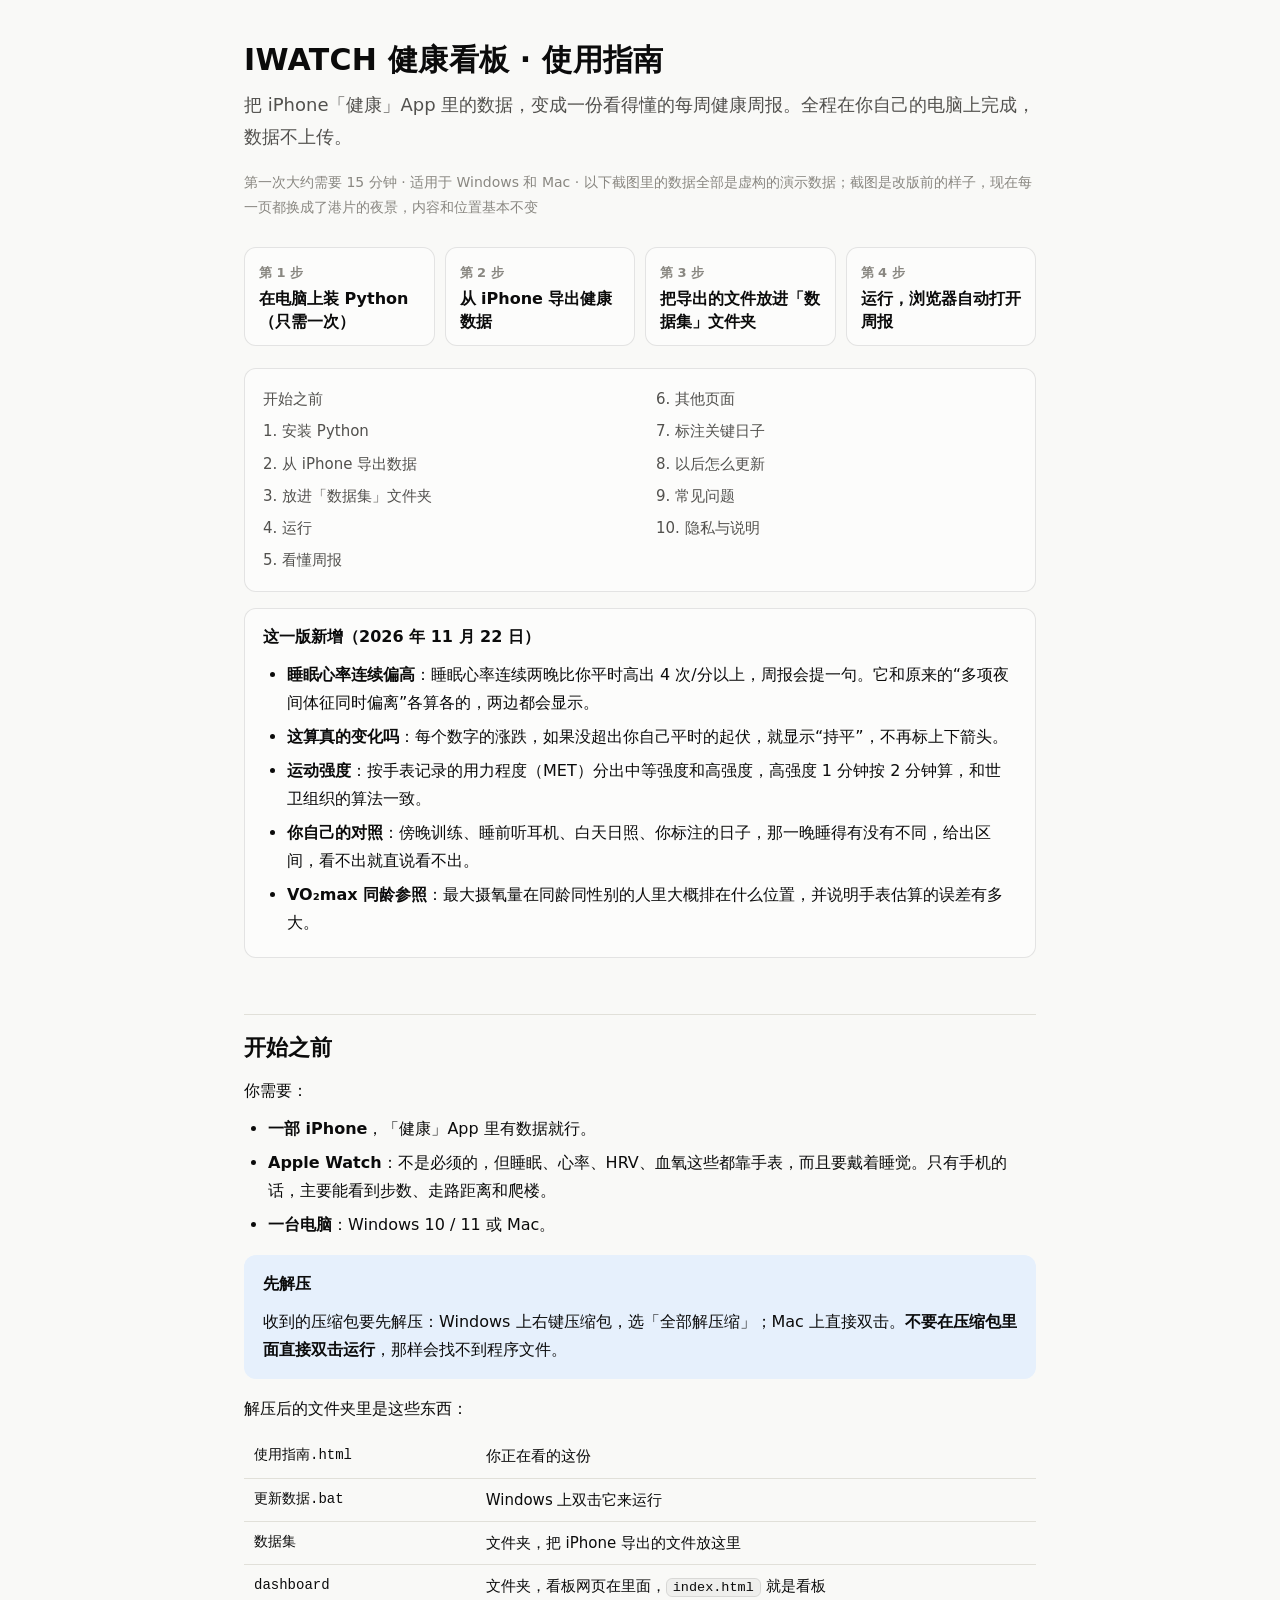
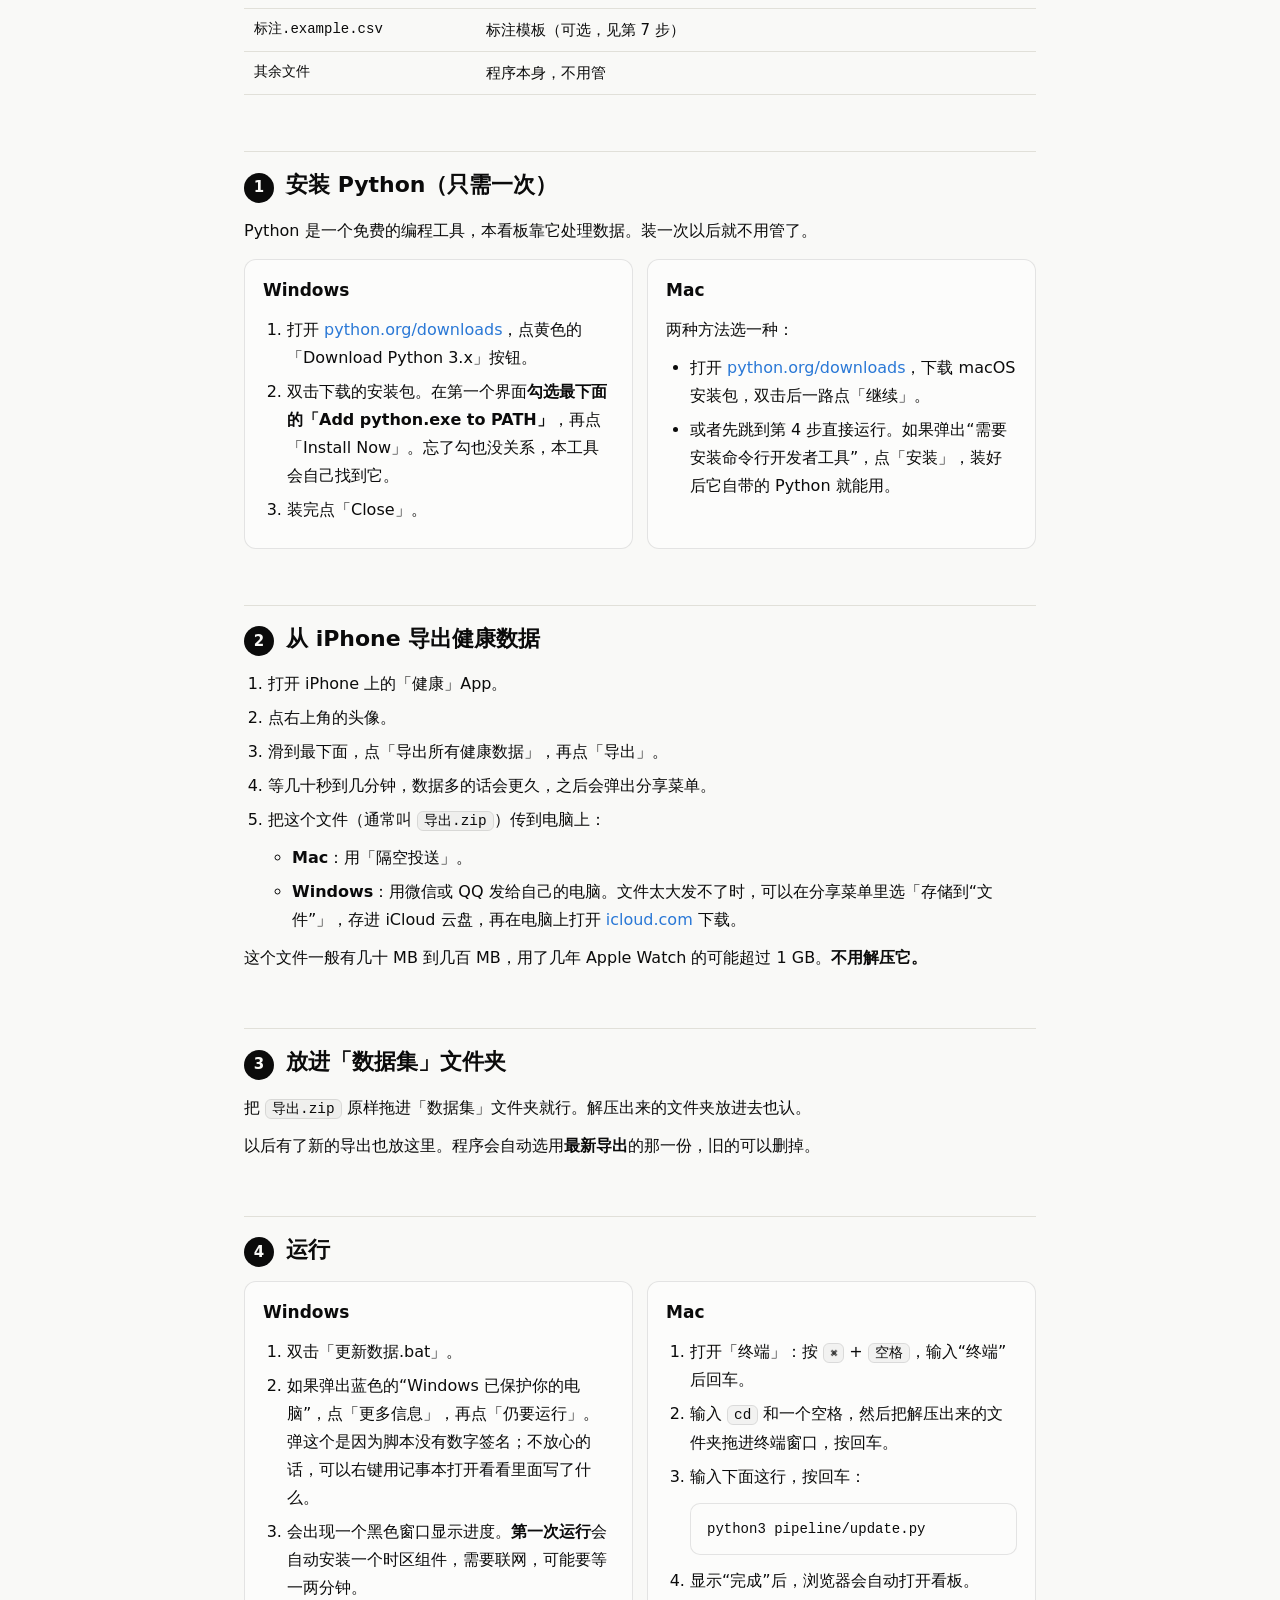
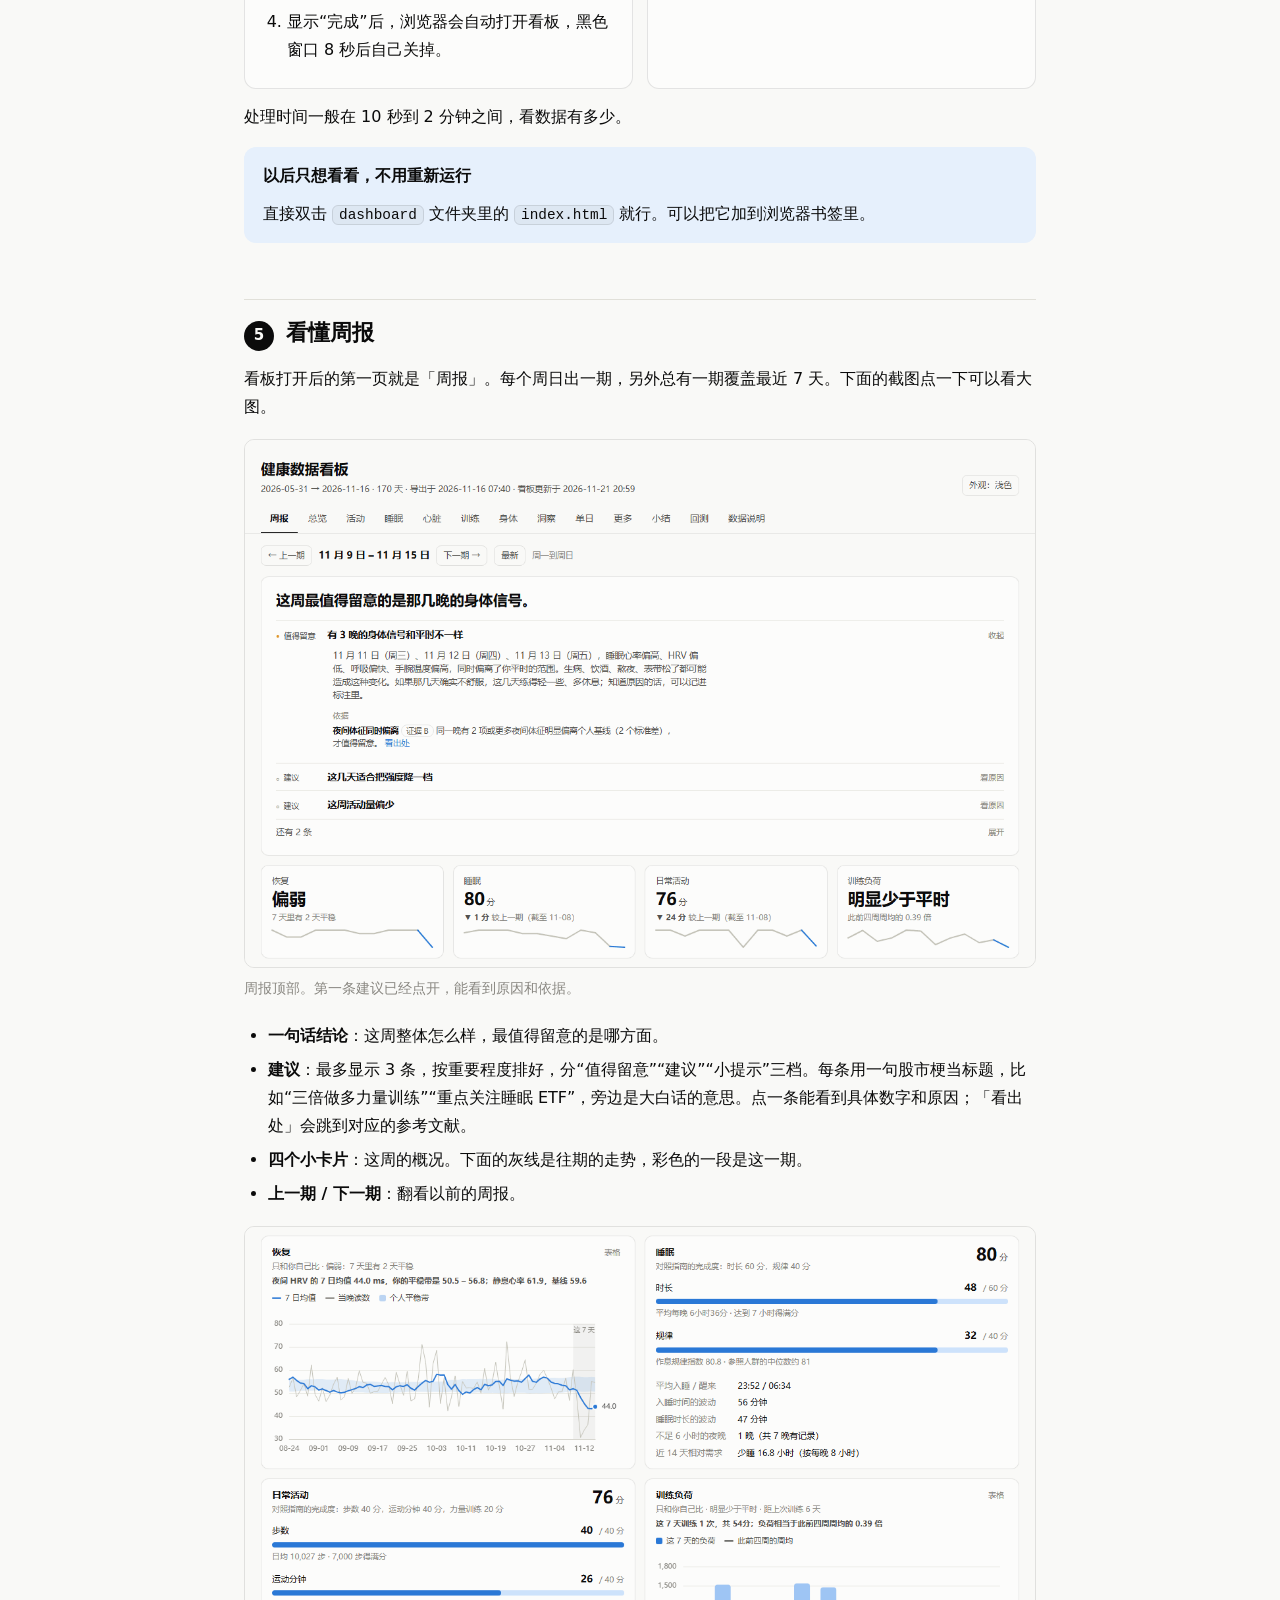
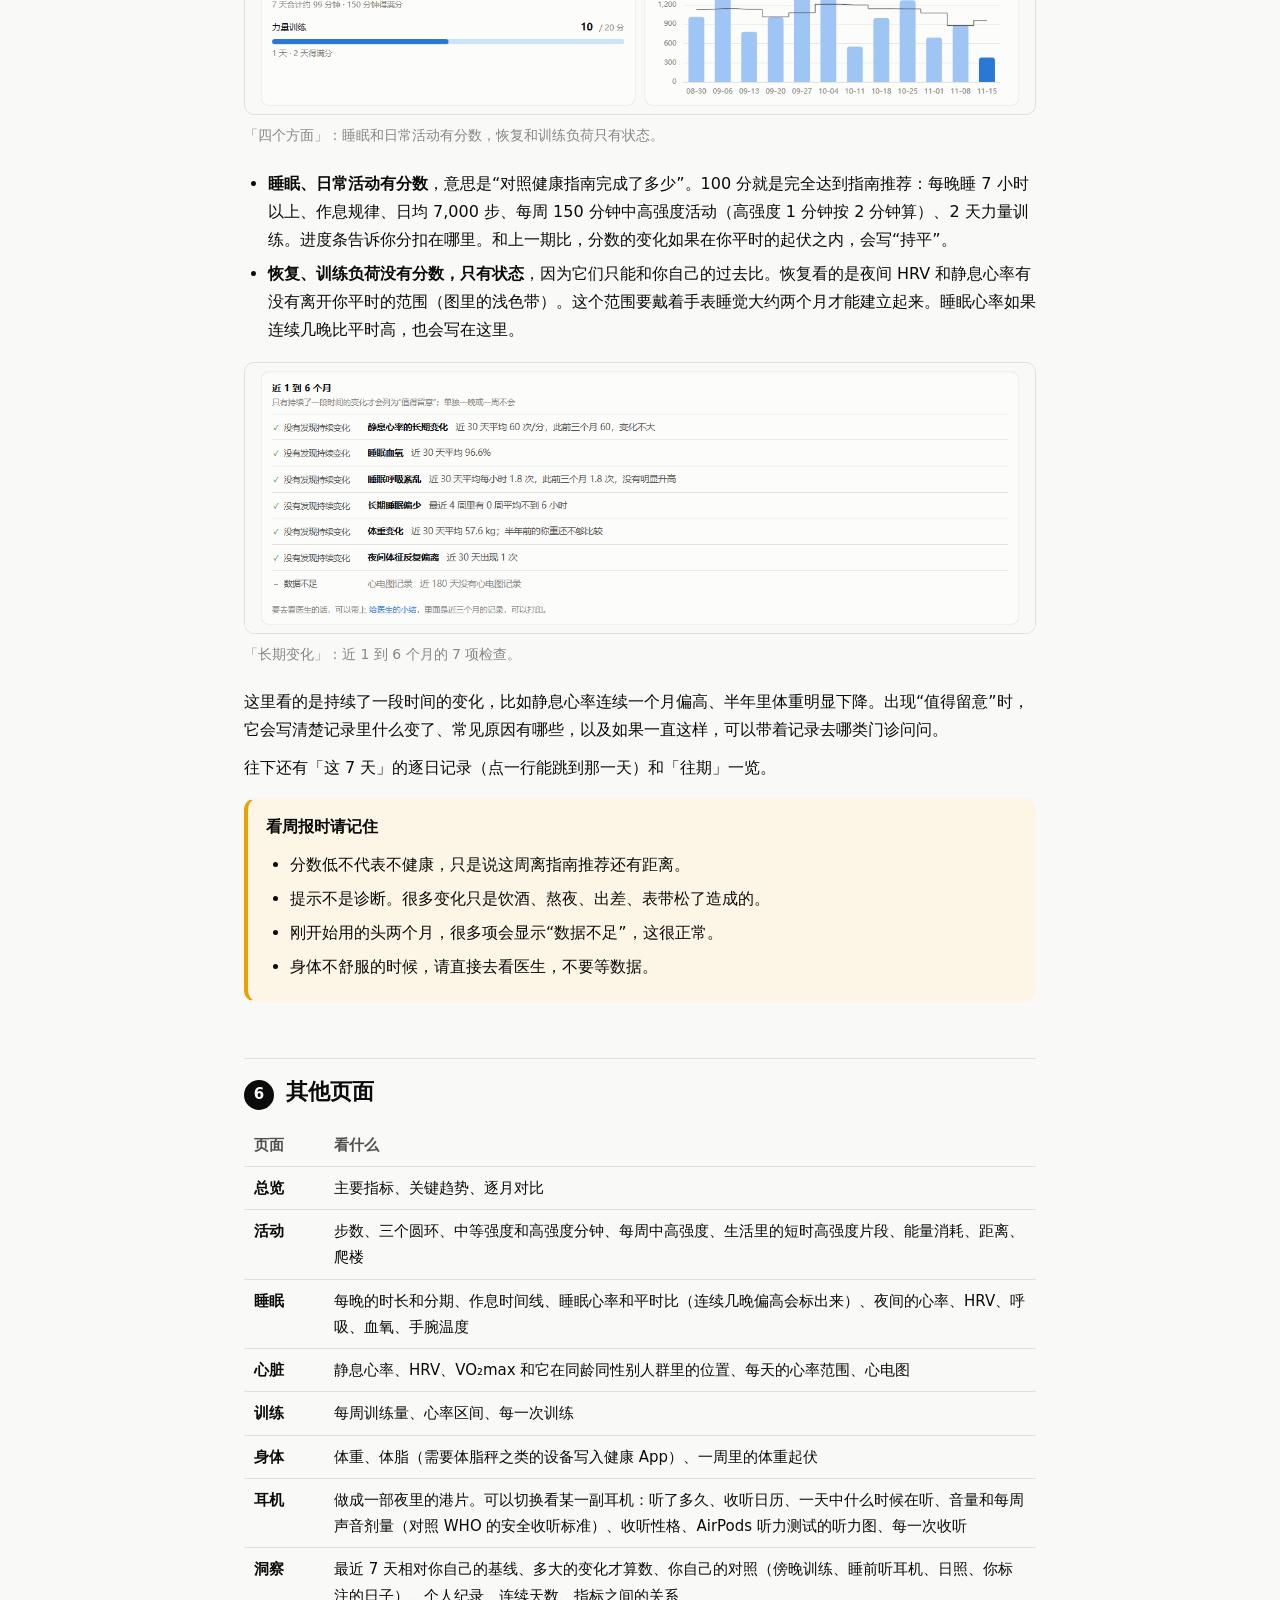
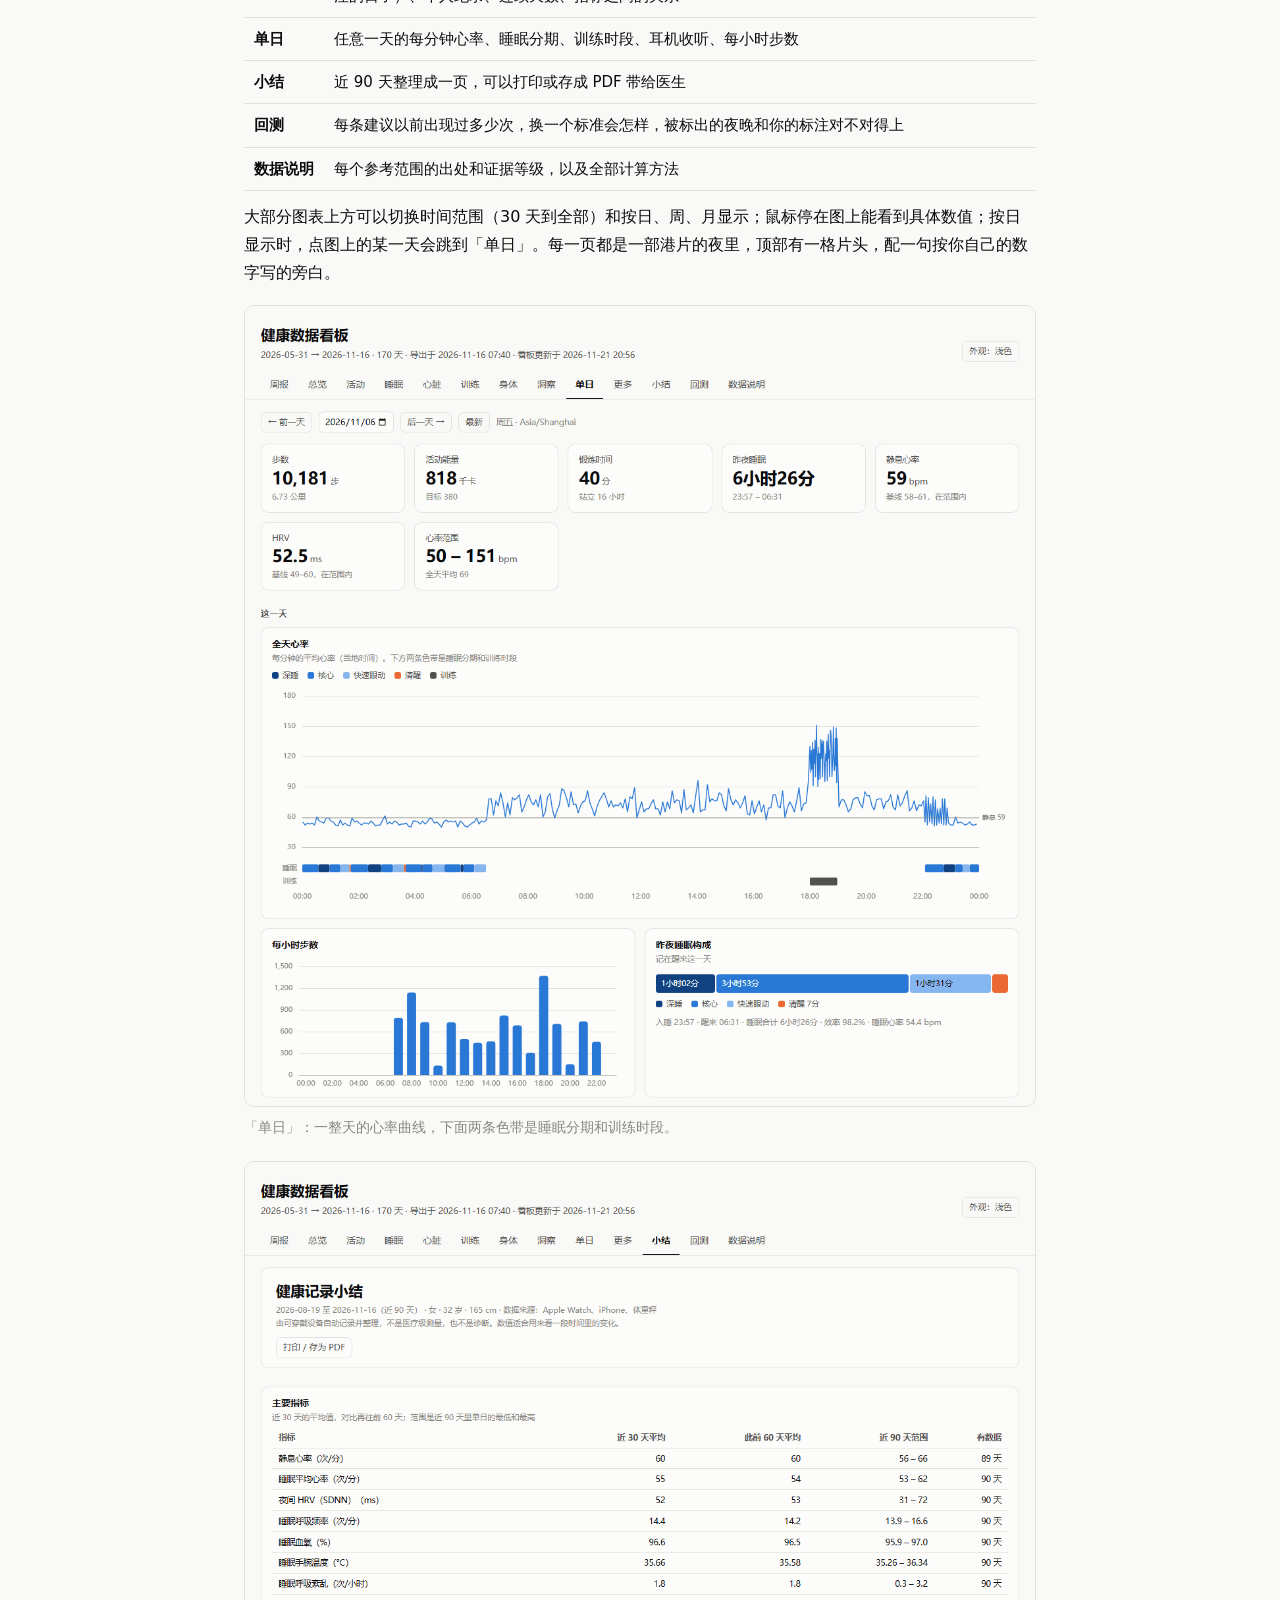
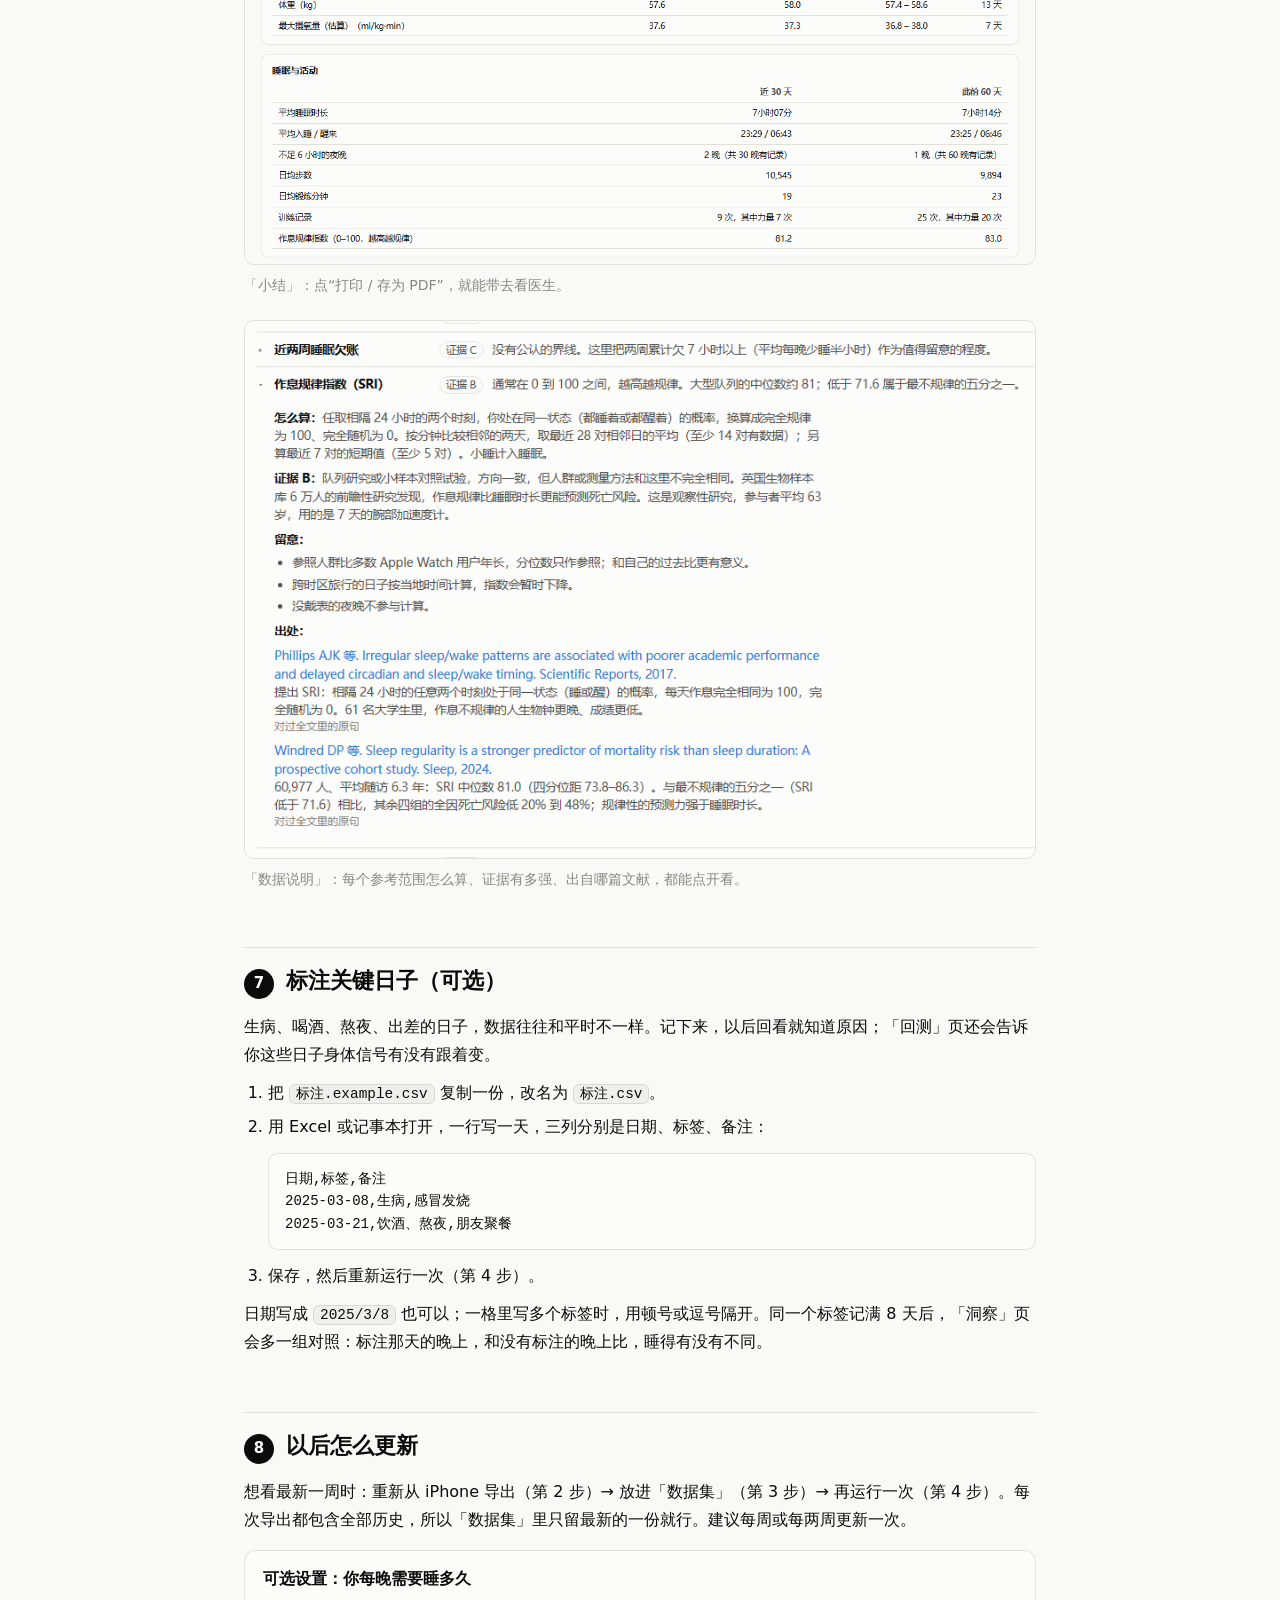
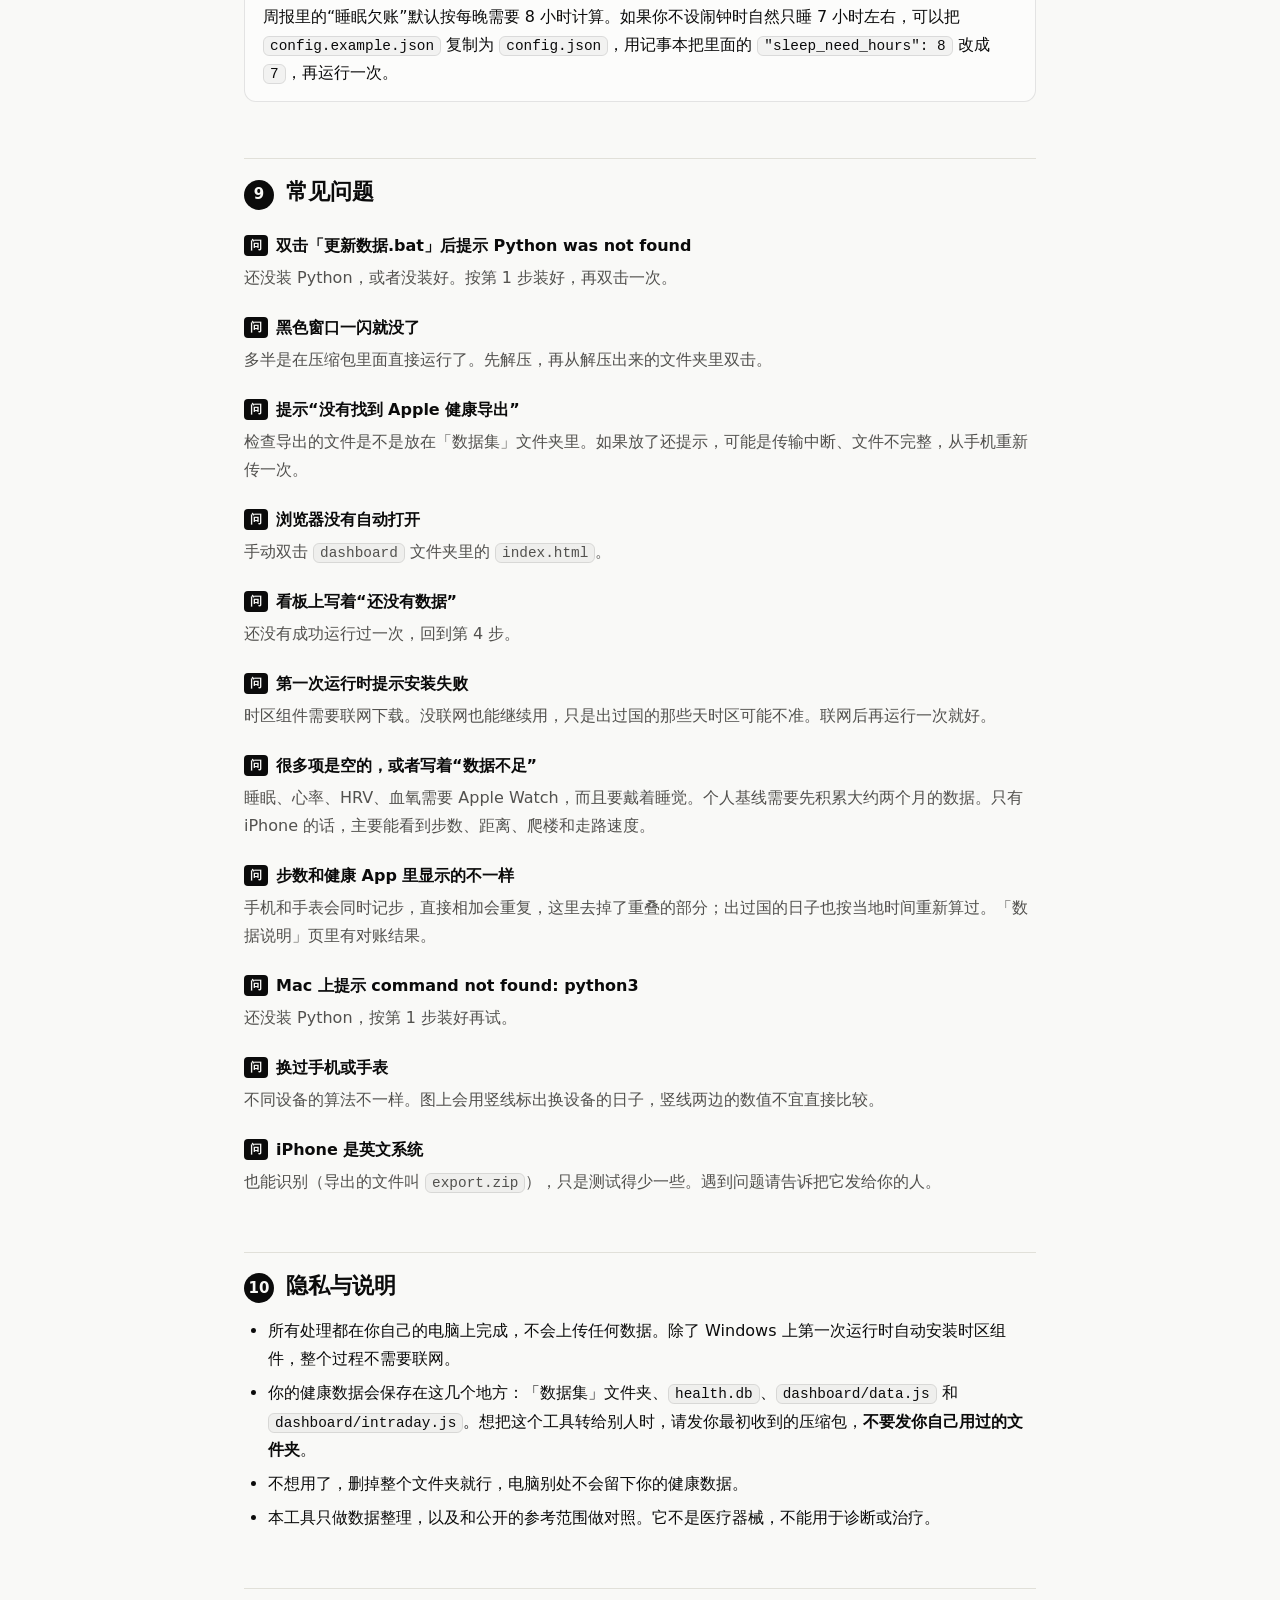
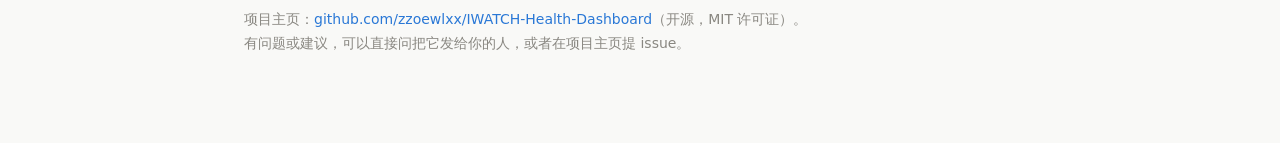
<file: 使用指南.html>
<!doctype html>
<html lang="zh-CN">
<head>
<meta charset="utf-8">
<meta name="viewport" content="width=device-width, initial-scale=1">
<title>IWATCH 健康看板 · 使用指南</title>
<style>
:root {
  color-scheme: light;
  --plane: #f9f9f7; --surface: #fcfcfb; --ink: #0b0b0b; --ink-2: #52514e; --muted: #898781;
  --line: #e1e0d9; --border: rgba(11, 11, 11, 0.10); --wash: rgba(11, 11, 11, 0.04);
  --accent: #2a78d6; --accent-soft: #e6f0fc; --warm: #fdf5e6; --warm-line: #eda100;
}
@media (prefers-color-scheme: dark) {
  :root {
    color-scheme: dark;
    --plane: #0d0d0d; --surface: #1a1a19; --ink: #f0efec; --ink-2: #c3c2b7; --muted: #898781;
    --line: #2c2c2a; --border: rgba(255, 255, 255, 0.10); --wash: rgba(255, 255, 255, 0.05);
    --accent: #5598e7; --accent-soft: #14273f; --warm: #2a2210; --warm-line: #c98500;
  }
}
* { box-sizing: border-box; }
html { -webkit-text-size-adjust: 100%; scroll-behavior: smooth; }
body {
  margin: 0; background: var(--plane); color: var(--ink);
  font: 16px/1.75 system-ui, -apple-system, "PingFang SC", "Microsoft YaHei UI", "Microsoft YaHei", sans-serif;
}
.wrap { max-width: 840px; margin: 0 auto; padding: 40px 24px 80px; }
a { color: var(--accent); text-decoration: none; }
a:hover { text-decoration: underline; }
h1 { font-size: 30px; line-height: 1.3; margin: 0 0 10px; letter-spacing: 0.01em; }
h2 { font-size: 22px; line-height: 1.4; margin: 56px 0 14px; padding-top: 18px; border-top: 1px solid var(--line); display: flex; align-items: baseline; gap: 12px; }
h2 .n { flex: none; display: inline-grid; place-items: center; width: 30px; height: 30px; border-radius: 50%; background: var(--ink); color: var(--plane); font-size: 15px; font-weight: 700; }
h3 { font-size: 17px; margin: 28px 0 8px; }
p { margin: 10px 0; }
ul, ol { padding-left: 24px; margin: 10px 0; }
li { margin: 6px 0; }
b, strong { font-weight: 650; }
code, kbd, .path {
  font-family: ui-monospace, "SF Mono", Consolas, "Microsoft YaHei UI", monospace; font-size: 0.9em;
  background: var(--wash); border: 1px solid var(--border); border-radius: 6px; padding: 1px 6px;
}
pre {
  font-family: ui-monospace, "SF Mono", Consolas, "Microsoft YaHei UI", monospace; font-size: 14px; line-height: 1.6;
  background: var(--surface); border: 1px solid var(--border); border-radius: 10px; padding: 14px 16px; overflow-x: auto; margin: 12px 0;
}
.lead { font-size: 18px; color: var(--ink-2); margin: 0 0 18px; }
.meta { color: var(--muted); font-size: 14px; }
.quick { margin: 28px 0 8px; display: grid; grid-template-columns: repeat(4, minmax(0, 1fr)); gap: 10px; }
.quick div { background: var(--surface); border: 1px solid var(--border); border-radius: 12px; padding: 14px 14px 12px; }
.quick b { display: block; font-size: 13px; color: var(--muted); font-weight: 600; }
.quick span { display: block; margin-top: 2px; font-weight: 650; line-height: 1.45; }
.toc { margin: 22px 0 0; padding: 14px 18px; background: var(--surface); border: 1px solid var(--border); border-radius: 12px; columns: 2; column-gap: 32px; font-size: 15px; }
.toc a { display: block; padding: 3px 0; color: var(--ink-2); break-inside: avoid; }
.toc a:hover { color: var(--accent); }
.box { margin: 16px 0; padding: 14px 18px; border-radius: 12px; border: 1px solid var(--border); background: var(--surface); }
.box.tip { background: var(--accent-soft); border-color: transparent; }
.box.calm { background: var(--warm); border-color: transparent; border-left: 4px solid var(--warm-line); }
.box > :first-child { margin-top: 0; }
.box > :last-child { margin-bottom: 0; }
.box .t { font-weight: 650; margin-bottom: 4px; }
.os { display: grid; grid-template-columns: 1fr 1fr; gap: 14px; margin: 14px 0; }
.os > div { background: var(--surface); border: 1px solid var(--border); border-radius: 12px; padding: 14px 18px; }
.os h3 { margin-top: 2px; }
figure { margin: 18px 0 22px; }
figure img { display: block; width: 100%; height: auto; border: 1px solid var(--border); border-radius: 10px; }
figcaption { margin-top: 8px; color: var(--muted); font-size: 14px; }
table { width: 100%; border-collapse: collapse; margin: 12px 0; font-size: 15px; }
th, td { text-align: left; vertical-align: top; padding: 8px 10px; border-bottom: 1px solid var(--line); }
th { color: var(--ink-2); font-weight: 600; white-space: nowrap; }
td:first-child { white-space: nowrap; font-weight: 600; }
table.files td:first-child { font-family: ui-monospace, "SF Mono", Consolas, "Microsoft YaHei UI", monospace; font-weight: 500; font-size: 14px; }
figure a { display: block; }
figure a:hover img { border-color: var(--accent); }
.faq h3 { margin: 22px 0 4px; font-size: 16px; }
.faq h3::before { content: "问"; display: inline-block; margin-right: 8px; padding: 0 6px; border-radius: 4px; background: var(--ink); color: var(--plane); font-size: 12px; vertical-align: 2px; }
.faq p { margin: 4px 0 0; color: var(--ink-2); }
.foot { margin-top: 56px; padding-top: 18px; border-top: 1px solid var(--line); color: var(--muted); font-size: 14px; }
@media (max-width: 680px) {
  .wrap { padding: 28px 16px 64px; }
  h1 { font-size: 25px; }
  h2 { font-size: 20px; }
  .quick { grid-template-columns: 1fr 1fr; }
  .os { grid-template-columns: 1fr; }
  .toc { columns: 1; }
  td:first-child { white-space: normal; }
}
@media print {
  :root { color-scheme: light; --plane: #fff; --surface: #fff; --ink: #000; --ink-2: #333; --muted: #555; --line: #ccc;
    --border: rgba(0, 0, 0, 0.2); --wash: #f3f3f3; --accent: #1c5cab; --accent-soft: #eef4fc; --warm: #fdf7ea; }
  body { font-size: 12.5px; line-height: 1.65; }
  h1 { font-size: 24px; } h2 { font-size: 18px; } h3 { font-size: 14px; } .faq h3 { font-size: 13.5px; }
  h2 .n { width: 24px; height: 24px; font-size: 12px; }
  .lead { font-size: 14px; } .meta, figcaption, .foot { font-size: 11.5px; }
  table { font-size: 12px; } table.files td:first-child { font-size: 11.5px; } pre { font-size: 11.5px; }
  .quick span { font-size: 12.5px; }
  .noprint { display: none; }
  figure { margin: 10px 0 14px; }
  figure img { width: auto; max-width: 100%; max-height: 118mm; margin: 0 auto; }
  .wrap { max-width: none; padding: 0; }
  .toc { display: none; }
  h2 { margin-top: 28px; break-after: avoid; }
  h3 { break-after: avoid; }
  figure, .box, .os > div, pre, table, .quick { break-inside: avoid; }
  a { color: inherit; }
  a[href^="http"]::after { content: "（" attr(href) "）"; font-size: 0.85em; color: #555; word-break: break-all; }
  .toc a::after, .foot a::after { content: none; }
}
@page { size: A4; margin: 16mm 15mm; }
</style>
</head>
<body>
<div class="wrap">

<header>
  <h1>IWATCH 健康看板 · 使用指南</h1>
  <p class="lead">把 iPhone「健康」App 里的数据，变成一份看得懂的每周健康周报。全程在你自己的电脑上完成，数据不上传。</p>
  <p class="meta">第一次大约需要 15 分钟 · 适用于 Windows 和 Mac · 以下截图里的数据全部是虚构的演示数据；截图是改版前的样子，现在每一页都换成了港片的夜景，内容和位置基本不变</p>

  <div class="quick" aria-label="四个步骤">
    <div><b>第 1 步</b><span>在电脑上装 Python（只需一次）</span></div>
    <div><b>第 2 步</b><span>从 iPhone 导出健康数据</span></div>
    <div><b>第 3 步</b><span>把导出的文件放进「数据集」文件夹</span></div>
    <div><b>第 4 步</b><span>运行，浏览器自动打开周报</span></div>
  </div>

  <nav class="toc" aria-label="目录">
    <a href="#before">开始之前</a>
    <a href="#python">1. 安装 Python</a>
    <a href="#export">2. 从 iPhone 导出数据</a>
    <a href="#put">3. 放进「数据集」文件夹</a>
    <a href="#run">4. 运行</a>
    <a href="#report">5. 看懂周报</a>
    <a href="#pages">6. 其他页面</a>
    <a href="#notes">7. 标注关键日子</a>
    <a href="#update">8. 以后怎么更新</a>
    <a href="#faq">9. 常见问题</a>
    <a href="#privacy">10. 隐私与说明</a>
  </nav>
</header>

<div class="box">
  <div class="t">这一版新增（2026 年 11 月 22 日）</div>
  <ul>
    <li><b>睡眠心率连续偏高</b>：睡眠心率连续两晚比你平时高出 4 次/分以上，周报会提一句。它和原来的“多项夜间体征同时偏离”各算各的，两边都会显示。</li>
    <li><b>这算真的变化吗</b>：每个数字的涨跌，如果没超出你自己平时的起伏，就显示“持平”，不再标上下箭头。</li>
    <li><b>运动强度</b>：按手表记录的用力程度（MET）分出中等强度和高强度，高强度 1 分钟按 2 分钟算，和世卫组织的算法一致。</li>
    <li><b>你自己的对照</b>：傍晚训练、睡前听耳机、白天日照、你标注的日子，那一晚睡得有没有不同，给出区间，看不出就直说看不出。</li>
    <li><b>VO₂max 同龄参照</b>：最大摄氧量在同龄同性别的人里大概排在什么位置，并说明手表估算的误差有多大。</li>
  </ul>
</div>

<h2 id="before">开始之前</h2>
<p>你需要：</p>
<ul>
  <li><b>一部 iPhone</b>，「健康」App 里有数据就行。</li>
  <li><b>Apple Watch</b>：不是必须的，但睡眠、心率、HRV、血氧这些都靠手表，而且要戴着睡觉。只有手机的话，主要能看到步数、走路距离和爬楼。</li>
  <li><b>一台电脑</b>：Windows 10 / 11 或 Mac。</li>
</ul>
<div class="box tip">
  <div class="t">先解压</div>
  <p>收到的压缩包要先解压：Windows 上右键压缩包，选「全部解压缩」；Mac 上直接双击。<b>不要在压缩包里面直接双击运行</b>，那样会找不到程序文件。</p>
</div>
<p>解压后的文件夹里是这些东西：</p>
<table class="files">
  <tbody>
    <tr><td>使用指南.html</td><td>你正在看的这份</td></tr>
    <tr><td>更新数据.bat</td><td>Windows 上双击它来运行</td></tr>
    <tr><td>数据集</td><td>文件夹，把 iPhone 导出的文件放这里</td></tr>
    <tr><td>dashboard</td><td>文件夹，看板网页在里面，<span class="path">index.html</span> 就是看板</td></tr>
    <tr><td>标注.example.csv</td><td>标注模板（可选，见第 7 步）</td></tr>
    <tr><td>其余文件</td><td>程序本身，不用管</td></tr>
  </tbody>
</table>

<h2 id="python"><span class="n">1</span>安装 Python（只需一次）</h2>
<p>Python 是一个免费的编程工具，本看板靠它处理数据。装一次以后就不用管了。</p>
<div class="os">
  <div>
    <h3>Windows</h3>
    <ol>
      <li>打开 <a href="https://www.python.org/downloads/">python.org/downloads</a>，点黄色的「Download Python 3.x」按钮。</li>
      <li>双击下载的安装包。在第一个界面<b>勾选最下面的「Add python.exe to PATH」</b>，再点「Install Now」。忘了勾也没关系，本工具会自己找到它。</li>
      <li>装完点「Close」。</li>
    </ol>
  </div>
  <div>
    <h3>Mac</h3>
    <p>两种方法选一种：</p>
    <ul>
      <li>打开 <a href="https://www.python.org/downloads/">python.org/downloads</a>，下载 macOS 安装包，双击后一路点「继续」。</li>
      <li>或者先跳到第 4 步直接运行。如果弹出“需要安装命令行开发者工具”，点「安装」，装好后它自带的 Python 就能用。</li>
    </ul>
  </div>
</div>

<h2 id="export"><span class="n">2</span>从 iPhone 导出健康数据</h2>
<ol>
  <li>打开 iPhone 上的「健康」App。</li>
  <li>点右上角的头像。</li>
  <li>滑到最下面，点「导出所有健康数据」，再点「导出」。</li>
  <li>等几十秒到几分钟，数据多的话会更久，之后会弹出分享菜单。</li>
  <li>把这个文件（通常叫 <span class="path">导出.zip</span>）传到电脑上：
    <ul>
      <li><b>Mac</b>：用「隔空投送」。</li>
      <li><b>Windows</b>：用微信或 QQ 发给自己的电脑。文件太大发不了时，可以在分享菜单里选「存储到“文件”」，存进 iCloud 云盘，再在电脑上打开 <a href="https://www.icloud.com/iclouddrive">icloud.com</a> 下载。</li>
    </ul>
  </li>
</ol>
<p>这个文件一般有几十 MB 到几百 MB，用了几年 Apple Watch 的可能超过 1 GB。<b>不用解压它。</b></p>

<h2 id="put"><span class="n">3</span>放进「数据集」文件夹</h2>
<p>把 <span class="path">导出.zip</span> 原样拖进「数据集」文件夹就行。解压出来的文件夹放进去也认。</p>
<p>以后有了新的导出也放这里。程序会自动选用<b>最新导出</b>的那一份，旧的可以删掉。</p>

<h2 id="run"><span class="n">4</span>运行</h2>
<div class="os">
  <div>
    <h3>Windows</h3>
    <ol>
      <li>双击「更新数据.bat」。</li>
      <li>如果弹出蓝色的“Windows 已保护你的电脑”，点「更多信息」，再点「仍要运行」。弹这个是因为脚本没有数字签名；不放心的话，可以右键用记事本打开看看里面写了什么。</li>
      <li>会出现一个黑色窗口显示进度。<b>第一次运行</b>会自动安装一个时区组件，需要联网，可能要等一两分钟。</li>
      <li>显示“完成”后，浏览器会自动打开看板，黑色窗口 8 秒后自己关掉。</li>
    </ol>
  </div>
  <div>
    <h3>Mac</h3>
    <ol>
      <li>打开「终端」：按 <kbd>⌘</kbd> + <kbd>空格</kbd>，输入“终端”后回车。</li>
      <li>输入 <code>cd</code> 和一个空格，然后把解压出来的文件夹拖进终端窗口，按回车。</li>
      <li>输入下面这行，按回车：
        <pre>python3 pipeline/update.py</pre></li>
      <li>显示“完成”后，浏览器会自动打开看板。</li>
    </ol>
  </div>
</div>
<p>处理时间一般在 10 秒到 2 分钟之间，看数据有多少。</p>
<div class="box tip">
  <div class="t">以后只想看看，不用重新运行</div>
  <p>直接双击 <span class="path">dashboard</span> 文件夹里的 <span class="path">index.html</span> 就行。可以把它加到浏览器书签里。</p>
</div>

<h2 id="report"><span class="n">5</span>看懂周报</h2>
<p>看板打开后的第一页就是「周报」。每个周日出一期，另外总有一期覆盖最近 7 天。<span class="noprint">下面的截图点一下可以看大图。</span></p>
<figure>
  <a href="docs/guide/report-top.png" target="_blank" title="点击查看原图"><img src="docs/guide/report-top.png" alt="周报顶部：一句话结论、展开的建议、四个概况卡片" loading="lazy"></a>
  <figcaption>周报顶部。第一条建议已经点开，能看到原因和依据。</figcaption>
</figure>
<ul>
  <li><b>一句话结论</b>：这周整体怎么样，最值得留意的是哪方面。</li>
  <li><b>建议</b>：最多显示 3 条，按重要程度排好，分“值得留意”“建议”“小提示”三档。每条用一句股市梗当标题，比如“三倍做多力量训练”“重点关注睡眠 ETF”，旁边是大白话的意思。点一条能看到具体数字和原因；「看出处」会跳到对应的参考文献。</li>
  <li><b>四个小卡片</b>：这周的概况。下面的灰线是往期的走势，彩色的一段是这一期。</li>
  <li><b>上一期 / 下一期</b>：翻看以前的周报。</li>
</ul>

<figure>
  <a href="docs/guide/report-sections.png" target="_blank" title="点击查看原图"><img src="docs/guide/report-sections.png" alt="四个方面：恢复、睡眠、日常活动、训练负荷" loading="lazy"></a>
  <figcaption>「四个方面」：睡眠和日常活动有分数，恢复和训练负荷只有状态。</figcaption>
</figure>
<ul>
  <li><b>睡眠、日常活动有分数</b>，意思是“对照健康指南完成了多少”。100 分就是完全达到指南推荐：每晚睡 7 小时以上、作息规律、日均 7,000 步、每周 150 分钟中高强度活动（高强度 1 分钟按 2 分钟算）、2 天力量训练。进度条告诉你分扣在哪里。和上一期比，分数的变化如果在你平时的起伏之内，会写“持平”。</li>
  <li><b>恢复、训练负荷没有分数，只有状态</b>，因为它们只能和你自己的过去比。恢复看的是夜间 HRV 和静息心率有没有离开你平时的范围（图里的浅色带）。这个范围要戴着手表睡觉大约两个月才能建立起来。睡眠心率如果连续几晚比平时高，也会写在这里。</li>
</ul>

<figure>
  <a href="docs/guide/report-long.png" target="_blank" title="点击查看原图"><img src="docs/guide/report-long.png" alt="长期变化：近 1 到 6 个月的 7 项检查" loading="lazy"></a>
  <figcaption>「长期变化」：近 1 到 6 个月的 7 项检查。</figcaption>
</figure>
<p>这里看的是持续了一段时间的变化，比如静息心率连续一个月偏高、半年里体重明显下降。出现“值得留意”时，它会写清楚记录里什么变了、常见原因有哪些，以及如果一直这样，可以带着记录去哪类门诊问问。</p>
<p>往下还有「这 7 天」的逐日记录（点一行能跳到那一天）和「往期」一览。</p>

<div class="box calm">
  <div class="t">看周报时请记住</div>
  <ul>
    <li>分数低不代表不健康，只是说这周离指南推荐还有距离。</li>
    <li>提示不是诊断。很多变化只是饮酒、熬夜、出差、表带松了造成的。</li>
    <li>刚开始用的头两个月，很多项会显示“数据不足”，这很正常。</li>
    <li>身体不舒服的时候，请直接去看医生，不要等数据。</li>
  </ul>
</div>

<h2 id="pages"><span class="n">6</span>其他页面</h2>
<table>
  <thead><tr><th>页面</th><th>看什么</th></tr></thead>
  <tbody>
    <tr><td>总览</td><td>主要指标、关键趋势、逐月对比</td></tr>
    <tr><td>活动</td><td>步数、三个圆环、中等强度和高强度分钟、每周中高强度、生活里的短时高强度片段、能量消耗、距离、爬楼</td></tr>
    <tr><td>睡眠</td><td>每晚的时长和分期、作息时间线、睡眠心率和平时比（连续几晚偏高会标出来）、夜间的心率、HRV、呼吸、血氧、手腕温度</td></tr>
    <tr><td>心脏</td><td>静息心率、HRV、VO₂max 和它在同龄同性别人群里的位置、每天的心率范围、心电图</td></tr>
    <tr><td>训练</td><td>每周训练量、心率区间、每一次训练</td></tr>
    <tr><td>身体</td><td>体重、体脂（需要体脂秤之类的设备写入健康 App）、一周里的体重起伏</td></tr>
    <tr><td>耳机</td><td>做成一部夜里的港片。可以切换看某一副耳机：听了多久、收听日历、一天中什么时候在听、音量和每周声音剂量（对照 WHO 的安全收听标准）、收听性格、AirPods 听力测试的听力图、每一次收听</td></tr>
    <tr><td>洞察</td><td>最近 7 天相对你自己的基线、多大的变化才算数、你自己的对照（傍晚训练、睡前听耳机、日照、你标注的日子）、个人纪录、连续天数、指标之间的关系</td></tr>
    <tr><td>单日</td><td>任意一天的每分钟心率、睡眠分期、训练时段、耳机收听、每小时步数</td></tr>
    <tr><td>小结</td><td>近 90 天整理成一页，可以打印或存成 PDF 带给医生</td></tr>
    <tr><td>回测</td><td>每条建议以前出现过多少次，换一个标准会怎样，被标出的夜晚和你的标注对不对得上</td></tr>
    <tr><td>数据说明</td><td>每个参考范围的出处和证据等级，以及全部计算方法</td></tr>
  </tbody>
</table>
<p>大部分图表上方可以切换时间范围（30 天到全部）和按日、周、月显示；鼠标停在图上能看到具体数值；按日显示时，点图上的某一天会跳到「单日」。每一页都是一部港片的夜里，顶部有一格片头，配一句按你自己的数字写的旁白。</p>

<figure>
  <a href="docs/guide/day.png" target="_blank" title="点击查看原图"><img src="docs/guide/day.png" alt="单日页：当天的步数、睡眠、心率，全天心率曲线和睡眠分期" loading="lazy"></a>
  <figcaption>「单日」：一整天的心率曲线，下面两条色带是睡眠分期和训练时段。</figcaption>
</figure>
<figure>
  <a href="docs/guide/summary.png" target="_blank" title="点击查看原图"><img src="docs/guide/summary.png" alt="小结页：近 90 天的主要指标和睡眠活动对比" loading="lazy"></a>
  <figcaption>「小结」：点“打印 / 存为 PDF”，就能带去看医生。</figcaption>
</figure>
<figure>
  <a href="docs/guide/notes-ref.png" target="_blank" title="点击查看原图"><img src="docs/guide/notes-ref.png" alt="数据说明页：作息规律指数的计算方法、证据等级和出处" loading="lazy"></a>
  <figcaption>「数据说明」：每个参考范围怎么算、证据有多强、出自哪篇文献，都能点开看。</figcaption>
</figure>

<h2 id="notes"><span class="n">7</span>标注关键日子（可选）</h2>
<p>生病、喝酒、熬夜、出差的日子，数据往往和平时不一样。记下来，以后回看就知道原因；「回测」页还会告诉你这些日子身体信号有没有跟着变。</p>
<ol>
  <li>把 <span class="path">标注.example.csv</span> 复制一份，改名为 <span class="path">标注.csv</span>。</li>
  <li>用 Excel 或记事本打开，一行写一天，三列分别是日期、标签、备注：
<pre>日期,标签,备注
2025-03-08,生病,感冒发烧
2025-03-21,饮酒、熬夜,朋友聚餐</pre></li>
  <li>保存，然后重新运行一次（第 4 步）。</li>
</ol>
<p>日期写成 <code>2025/3/8</code> 也可以；一格里写多个标签时，用顿号或逗号隔开。同一个标签记满 8 天后，「洞察」页会多一组对照：标注那天的晚上，和没有标注的晚上比，睡得有没有不同。</p>

<h2 id="update"><span class="n">8</span>以后怎么更新</h2>
<p>想看最新一周时：重新从 iPhone 导出（第 2 步）→ 放进「数据集」（第 3 步）→ 再运行一次（第 4 步）。每次导出都包含全部历史，所以「数据集」里只留最新的一份就行。建议每周或每两周更新一次。</p>
<div class="box">
  <div class="t">可选设置：你每晚需要睡多久</div>
  <p>周报里的“睡眠欠账”默认按每晚需要 8 小时计算。如果你不设闹钟时自然只睡 7 小时左右，可以把 <span class="path">config.example.json</span> 复制为 <span class="path">config.json</span>，用记事本把里面的 <code>"sleep_need_hours": 8</code> 改成 <code>7</code>，再运行一次。</p>
</div>

<h2 id="faq"><span class="n">9</span>常见问题</h2>
<div class="faq">
  <h3>双击「更新数据.bat」后提示 Python was not found</h3>
  <p>还没装 Python，或者没装好。按第 1 步装好，再双击一次。</p>
  <h3>黑色窗口一闪就没了</h3>
  <p>多半是在压缩包里面直接运行了。先解压，再从解压出来的文件夹里双击。</p>
  <h3>提示“没有找到 Apple 健康导出”</h3>
  <p>检查导出的文件是不是放在「数据集」文件夹里。如果放了还提示，可能是传输中断、文件不完整，从手机重新传一次。</p>
  <h3>浏览器没有自动打开</h3>
  <p>手动双击 <span class="path">dashboard</span> 文件夹里的 <span class="path">index.html</span>。</p>
  <h3>看板上写着“还没有数据”</h3>
  <p>还没有成功运行过一次，回到第 4 步。</p>
  <h3>第一次运行时提示安装失败</h3>
  <p>时区组件需要联网下载。没联网也能继续用，只是出过国的那些天时区可能不准。联网后再运行一次就好。</p>
  <h3>很多项是空的，或者写着“数据不足”</h3>
  <p>睡眠、心率、HRV、血氧需要 Apple Watch，而且要戴着睡觉。个人基线需要先积累大约两个月的数据。只有 iPhone 的话，主要能看到步数、距离、爬楼和走路速度。</p>
  <h3>步数和健康 App 里显示的不一样</h3>
  <p>手机和手表会同时记步，直接相加会重复，这里去掉了重叠的部分；出过国的日子也按当地时间重新算过。「数据说明」页里有对账结果。</p>
  <h3>Mac 上提示 command not found: python3</h3>
  <p>还没装 Python，按第 1 步装好再试。</p>
  <h3>换过手机或手表</h3>
  <p>不同设备的算法不一样。图上会用竖线标出换设备的日子，竖线两边的数值不宜直接比较。</p>
  <h3>iPhone 是英文系统</h3>
  <p>也能识别（导出的文件叫 <span class="path">export.zip</span>），只是测试得少一些。遇到问题请告诉把它发给你的人。</p>
</div>

<h2 id="privacy"><span class="n">10</span>隐私与说明</h2>
<ul>
  <li>所有处理都在你自己的电脑上完成，不会上传任何数据。除了 Windows 上第一次运行时自动安装时区组件，整个过程不需要联网。</li>
  <li>你的健康数据会保存在这几个地方：「数据集」文件夹、<span class="path">health.db</span>、<span class="path">dashboard/data.js</span> 和 <span class="path">dashboard/intraday.js</span>。想把这个工具转给别人时，请发你最初收到的压缩包，<b>不要发你自己用过的文件夹</b>。</li>
  <li>不想用了，删掉整个文件夹就行，电脑别处不会留下你的健康数据。</li>
  <li>本工具只做数据整理，以及和公开的参考范围做对照。它不是医疗器械，不能用于诊断或治疗。</li>
</ul>

<p class="foot">
  项目主页：<a href="https://github.com/zzoewlxx/IWATCH-Health-Dashboard">github.com/zzoewlxx/IWATCH-Health-Dashboard</a>（开源，MIT 许可证）。<br>
  有问题或建议，可以直接问把它发给你的人，或者在项目主页提 issue。
</p>

</div>
</body>
</html>
</file>
